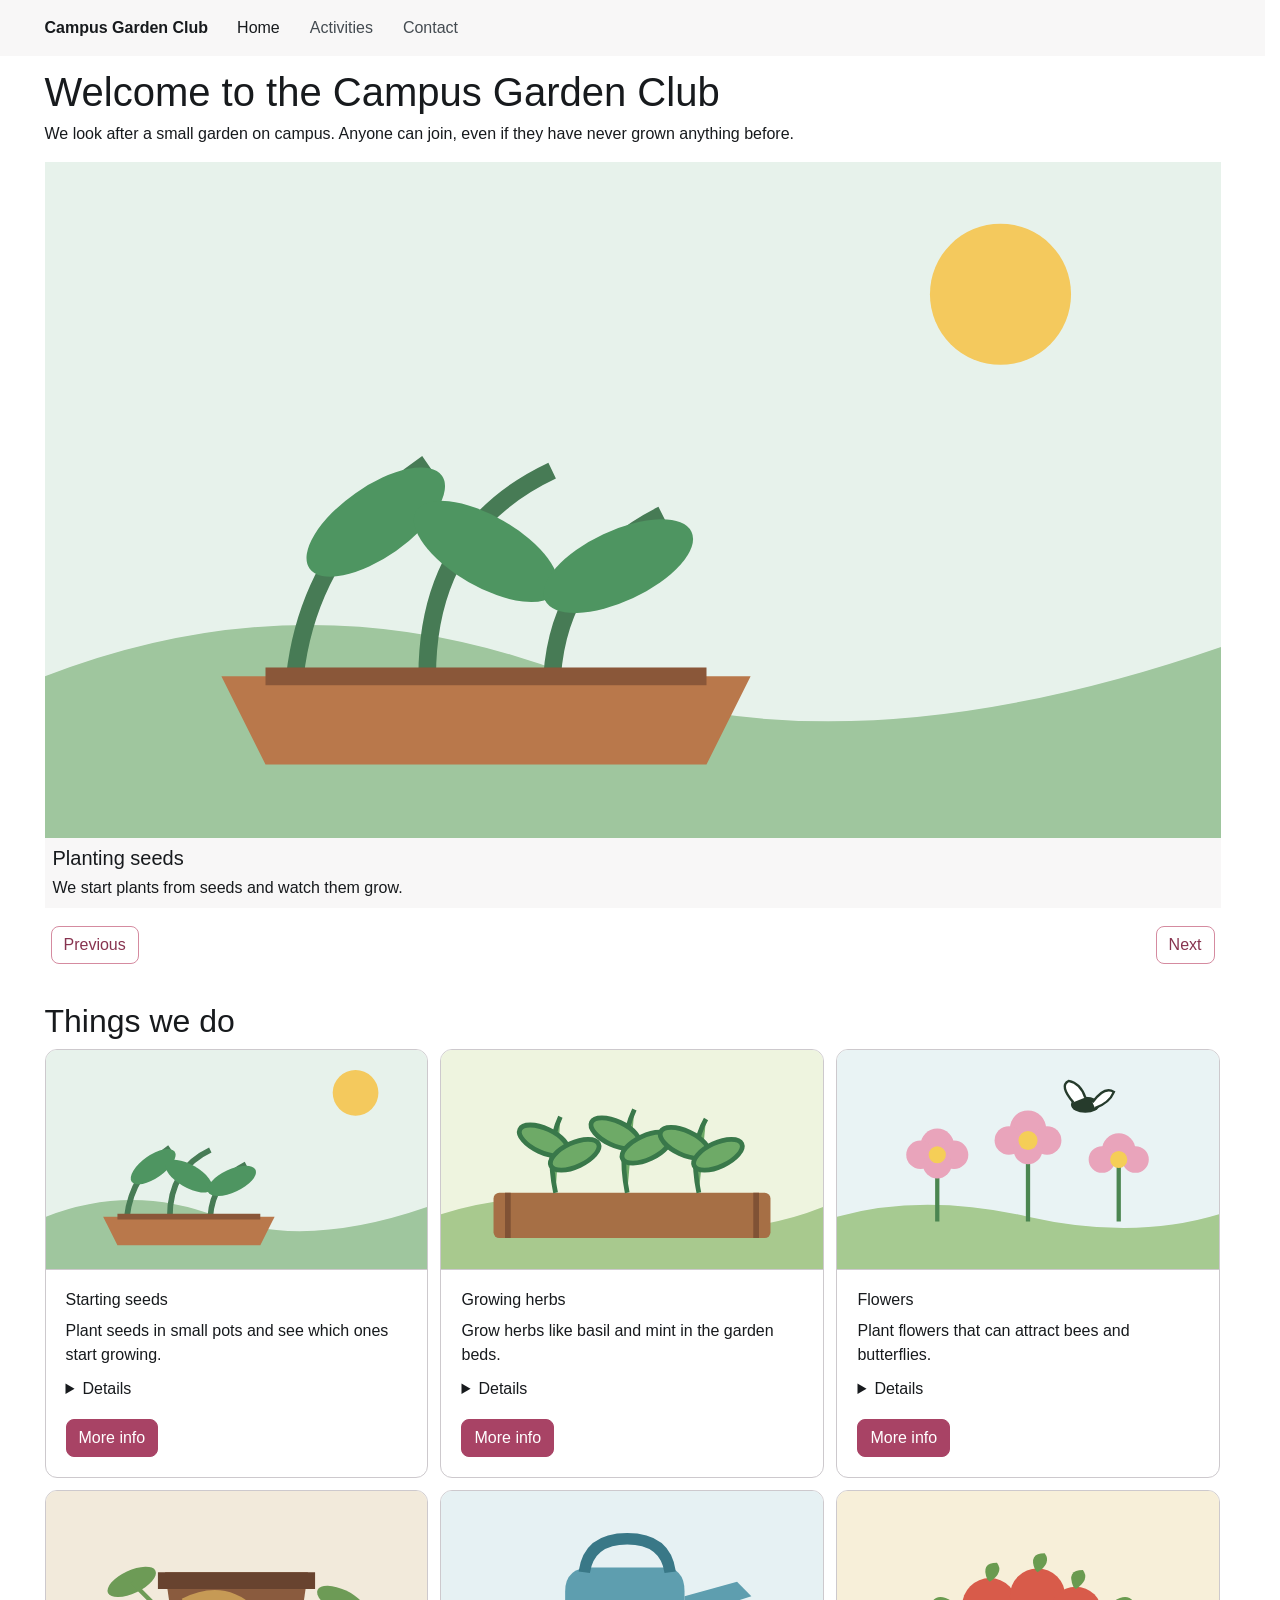
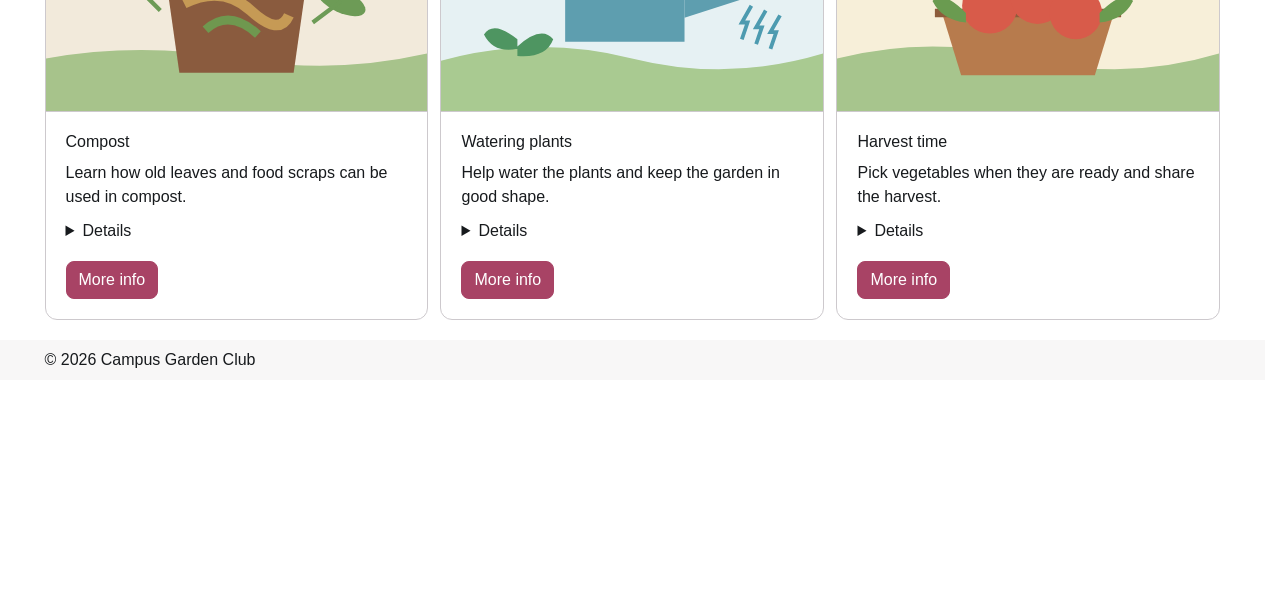
<file: index.html>
<!doctype html>
<html lang="en">
<head>
  <meta charset="utf-8">
  <meta name="viewport" content="width=device-width, initial-scale=1">
  <title>Campus Garden Club - Home</title>
  <link rel="stylesheet" href="css/bootstrap.min.css">
  <link rel="stylesheet" href="css/style.css">
</head>
<body>
  <header>
    <nav class="navbar md:navbar-expand bg-1">
      <div class="container">
        <a class="navbar-brand fw-bold" href="index.html">Campus Garden Club</a>
        <button class="navbar-toggler" type="button" data-bs-toggle="drawer" data-bs-target="#siteMenu" aria-controls="siteMenu" aria-label="Open navigation">
          <span class="navbar-toggler-icon"></span>
        </button>
        <dialog class="drawer drawer-end" id="siteMenu" aria-label="Main navigation">
          <div class="drawer-header">
            <span class="fw-bold">Menu</span>
            <button type="button" class="btn-close" data-bs-dismiss="drawer" aria-label="Close menu"></button>
          </div>
          <div class="drawer-body">
            <ul class="navbar-nav">
              <li class="nav-item"><a class="nav-link active" aria-current="page" href="index.html">Home</a></li>
              <li class="nav-item"><a class="nav-link" href="#activities">Activities</a></li>
              <li class="nav-item"><a class="nav-link" href="contact.html">Contact</a></li>
            </ul>
          </div>
        </dialog>
      </div>
    </nav>
  </header>

  <main>
    <section class="container py-4">
      <h1>Welcome to the Campus Garden Club</h1>
      <p>We look after a small garden on campus. Anyone can join, even if they have never grown anything before.</p>

<div id="gardenCarousel" class="carousel carousel-fade theme-primary my-4" aria-label="Garden club pictures">
  <div class="carousel-inner">
    <div class="carousel-item active">
      <img src="images/seedlings.svg" class="w-100" alt="Small green seedlings growing in a planter">
      <div class="p-3 bg-1">
        <h2 class="h4">Planting seeds</h2>
        <p class="mb-0">We start plants from seeds and watch them grow.</p>
      </div>
    </div>
    <div class="carousel-item">
      <img src="images/pollinators.svg" class="w-100" alt="Pink flowers growing in a garden">
      <div class="p-3 bg-1">
        <h2 class="h4">Flowers in the garden</h2>
        <p class="mb-0">Flowers give bees and other insects a place to visit.</p>
      </div>
    </div>
    <div class="carousel-item">
      <img src="images/harvest.svg" class="w-100" alt="Red tomatoes picked from a garden">
      <div class="p-3 bg-1">
        <h2 class="h4">Picking vegetables</h2>
        <p class="mb-0">At the end of the season, we pick what we have grown.</p>
      </div>
    </div>
  </div>
  <div class="d-flex justify-content-between p-2">
    <button class="btn btn-outline theme-primary" type="button" data-bs-target="#gardenCarousel" data-bs-slide="prev">Previous</button>
    <button class="btn btn-outline theme-primary" type="button" data-bs-target="#gardenCarousel" data-bs-slide="next">Next</button>
  </div>
</div>

    </section>

<section class="container py-3" id="activities">
  <h2 class="mb-3">Things we do</h2>
  <div class="row g-4">
    <div class="col-12 md:col-6 lg:col-4">
      <article class="card h-100">
        <img src="images/seedlings.svg" class="card-img-top" alt="Seedlings growing in a planter">
        <div class="card-body">
          <h3 class="card-title h5">Starting seeds</h3>
          <p class="card-text">Plant seeds in small pots and see which ones start growing.</p>
          <details><summary>Details</summary><p>We add soil, water the seeds, and check them every few days.</p></details>
          <button class="btn btn-solid theme-primary mt-3" type="button" data-bs-toggle="dialog" data-bs-target="#seedDialog">More info</button>
        </div>
      </article>
    </div>
    <div class="col-12 md:col-6 lg:col-4">
      <article class="card h-100">
        <img src="images/herbs.svg" class="card-img-top" alt="Herbs growing in a raised garden bed">
        <div class="card-body">
          <h3 class="card-title h5">Growing herbs</h3>
          <p class="card-text">Grow herbs like basil and mint in the garden beds.</p>
          <details><summary>Details</summary><p>We water the herbs and trim them when they get too big.</p></details>
          <button class="btn btn-solid theme-primary mt-3" type="button" data-bs-toggle="dialog" data-bs-target="#herbDialog">More info</button>
        </div>
      </article>
    </div>
    <div class="col-12 md:col-6 lg:col-4">
      <article class="card h-100">
        <img src="images/pollinators.svg" class="card-img-top" alt="Flowers growing in the garden">
        <div class="card-body">
          <h3 class="card-title h5">Flowers</h3>
          <p class="card-text">Plant flowers that can attract bees and butterflies.</p>
          <details><summary>Details</summary><p>We try different flowers and see which ones grow well in our space.</p></details>
          <button class="btn btn-solid theme-primary mt-3" type="button" data-bs-toggle="dialog" data-bs-target="#flowerDialog">More info</button>
        </div>
      </article>
    </div>
    <div class="col-12 md:col-6 lg:col-4">
      <article class="card h-100">
        <img src="images/compost.svg" class="card-img-top" alt="Compost bin with leaves and garden scraps">
        <div class="card-body">
          <h3 class="card-title h5">Compost</h3>
          <p class="card-text">Learn how old leaves and food scraps can be used in compost.</p>
          <details><summary>Details</summary><p>Compost can be added to soil to help plants grow.</p></details>
          <button class="btn btn-solid theme-primary mt-3" type="button" data-bs-toggle="dialog" data-bs-target="#compostDialog">More info</button>
        </div>
      </article>
    </div>
    <div class="col-12 md:col-6 lg:col-4">
      <article class="card h-100">
        <img src="images/watering.svg" class="card-img-top" alt="Watering can pouring water on a plant">
        <div class="card-body">
          <h3 class="card-title h5">Watering plants</h3>
          <p class="card-text">Help water the plants and keep the garden in good shape.</p>
          <details><summary>Details</summary><p>We check the soil first so we do not water more than needed.</p></details>
          <button class="btn btn-solid theme-primary mt-3" type="button" data-bs-toggle="dialog" data-bs-target="#waterDialog">More info</button>
        </div>
      </article>
    </div>
    <div class="col-12 md:col-6 lg:col-4">
      <article class="card h-100">
        <img src="images/harvest.svg" class="card-img-top" alt="Tomatoes collected from the garden">
        <div class="card-body">
          <h3 class="card-title h5">Harvest time</h3>
          <p class="card-text">Pick vegetables when they are ready and share the harvest.</p>
          <details><summary>Details</summary><p>We check each plant and only pick the vegetables that are ready.</p></details>
          <button class="btn btn-solid theme-primary mt-3" type="button" data-bs-toggle="dialog" data-bs-target="#harvestDialog">More info</button>
        </div>
      </article>
    </div>
  </div>
</section>

  </main>

  <footer class="bg-1 py-3 mt-4">
    <div class="container"><p class="mb-0">© 2026 Campus Garden Club</p></div>
  </footer>

<dialog class="dialog" id="seedDialog">
  <div class="dialog-header"><h2 class="dialog-title">Starting seeds</h2><button type="button" class="btn-close" data-bs-dismiss="dialog" aria-label="Close"></button></div>
  <div class="dialog-body"><p>We plant a few seeds in pots and check them as they grow.</p></div>
  <div class="dialog-footer"><button type="button" class="btn btn-solid theme-primary" data-bs-dismiss="dialog">Close</button></div>
</dialog>
<dialog class="dialog" id="herbDialog">
  <div class="dialog-header"><h2 class="dialog-title">Growing herbs</h2><button type="button" class="btn-close" data-bs-dismiss="dialog" aria-label="Close"></button></div>
  <div class="dialog-body"><p>Members can help grow and look after herbs like basil and mint.</p></div>
  <div class="dialog-footer"><button type="button" class="btn btn-solid theme-primary" data-bs-dismiss="dialog">Close</button></div>
</dialog>
<dialog class="dialog" id="flowerDialog">
  <div class="dialog-header"><h2 class="dialog-title">Flowers</h2><button type="button" class="btn-close" data-bs-dismiss="dialog" aria-label="Close"></button></div>
  <div class="dialog-body"><p>We plant flowers that make the garden more colourful and can help pollinators.</p></div>
  <div class="dialog-footer"><button type="button" class="btn btn-solid theme-primary" data-bs-dismiss="dialog">Close</button></div>
</dialog>
<dialog class="dialog" id="compostDialog">
  <div class="dialog-header"><h2 class="dialog-title">Compost</h2><button type="button" class="btn-close" data-bs-dismiss="dialog" aria-label="Close"></button></div>
  <div class="dialog-body"><p>Compost is made from things like leaves and some food scraps.</p></div>
  <div class="dialog-footer"><button type="button" class="btn btn-solid theme-primary" data-bs-dismiss="dialog">Close</button></div>
</dialog>
<dialog class="dialog" id="waterDialog">
  <div class="dialog-header"><h2 class="dialog-title">Watering plants</h2><button type="button" class="btn-close" data-bs-dismiss="dialog" aria-label="Close"></button></div>
  <div class="dialog-body"><p>Watering is a simple job that helps keep the garden healthy.</p></div>
  <div class="dialog-footer"><button type="button" class="btn btn-solid theme-primary" data-bs-dismiss="dialog">Close</button></div>
</dialog>
<dialog class="dialog" id="harvestDialog">
  <div class="dialog-header"><h2 class="dialog-title">Harvest time</h2><button type="button" class="btn-close" data-bs-dismiss="dialog" aria-label="Close"></button></div>
  <div class="dialog-body"><p>When vegetables are ready, we pick them and share what we have grown.</p></div>
  <div class="dialog-footer"><button type="button" class="btn btn-solid theme-primary" data-bs-dismiss="dialog">Close</button></div>
</dialog>

  <script type="module" src="js/bootstrap.bundle.min.js"></script>
</body>
</html>
</file>
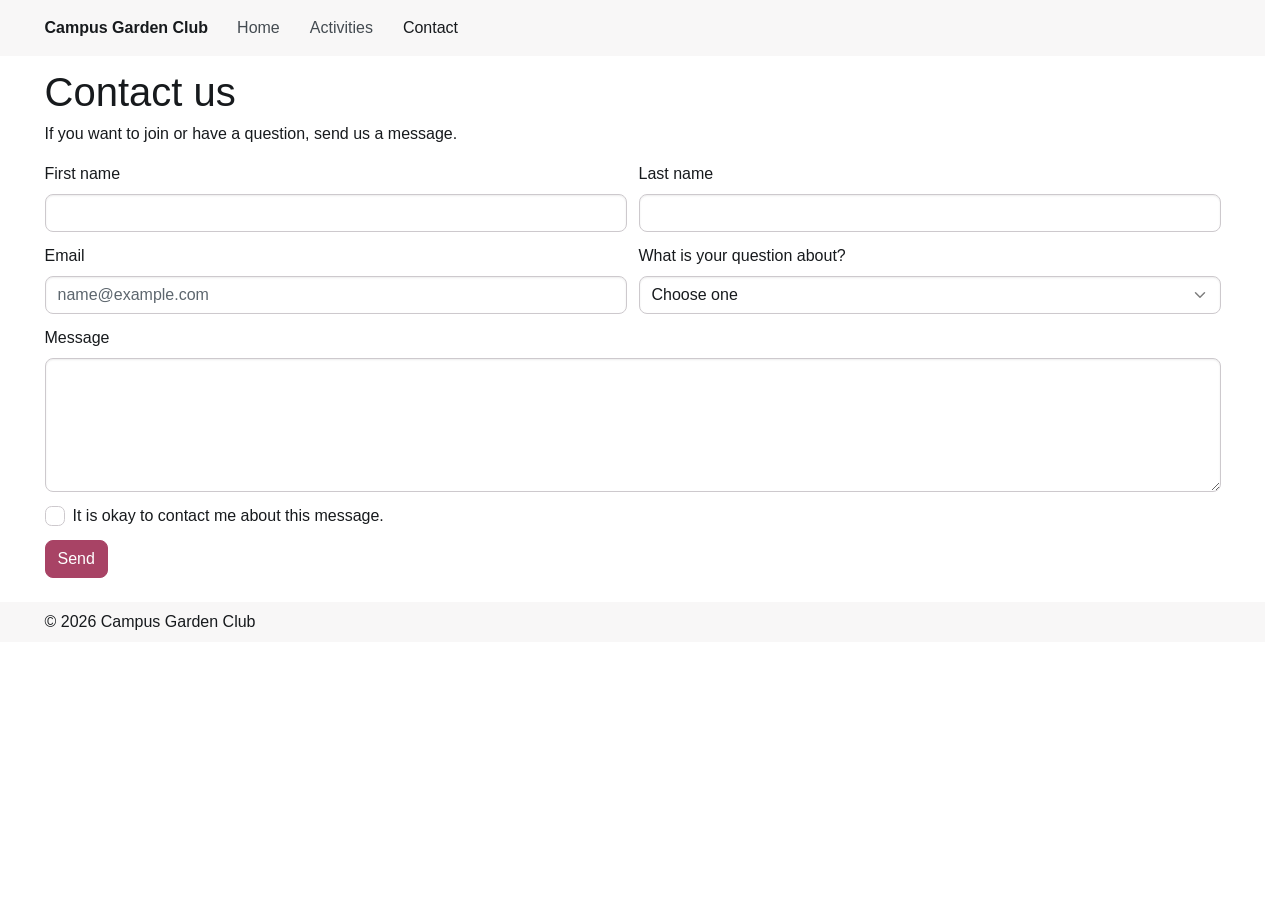
<file: contact.html>
<!doctype html>
<html lang="en">
<head>
  <meta charset="utf-8">
  <meta name="viewport" content="width=device-width, initial-scale=1">
  <title>Campus Garden Club - Contact</title>
  <link rel="stylesheet" href="css/bootstrap.min.css">
  <link rel="stylesheet" href="css/style.css">
</head>
<body>
  <header>
    <nav class="navbar md:navbar-expand bg-1">
      <div class="container">
        <a class="navbar-brand fw-bold" href="index.html">Campus Garden Club</a>
        <button class="navbar-toggler" type="button" data-bs-toggle="drawer" data-bs-target="#siteMenu" aria-controls="siteMenu" aria-label="Open navigation">
          <span class="navbar-toggler-icon"></span>
        </button>
        <dialog class="drawer drawer-end" id="siteMenu" aria-label="Main navigation">
          <div class="drawer-header">
            <span class="fw-bold">Menu</span>
            <button type="button" class="btn-close" data-bs-dismiss="drawer" aria-label="Close menu"></button>
          </div>
          <div class="drawer-body">
            <ul class="navbar-nav">
              <li class="nav-item"><a class="nav-link" href="index.html">Home</a></li>
              <li class="nav-item"><a class="nav-link" href="index.html#activities">Activities</a></li>
              <li class="nav-item"><a class="nav-link active" aria-current="page" href="contact.html">Contact</a></li>
            </ul>
          </div>
        </dialog>
      </div>
    </nav>
  </header>

<main class="container py-4">
  <h1>Contact us</h1>
  <p>If you want to join or have a question, send us a message.</p>
  <form action="#" method="get">
    <div class="row g-4">
      <div class="col-12 md:col-6">
        <div class="form-field">
          <label for="firstName">First name</label>
          <input class="form-control" type="text" id="firstName" name="firstName" required>
        </div>
      </div>
      <div class="col-12 md:col-6">
        <div class="form-field">
          <label for="lastName">Last name</label>
          <input class="form-control" type="text" id="lastName" name="lastName" required>
        </div>
      </div>
      <div class="col-12 md:col-6">
        <div class="form-field">
          <label for="email">Email</label>
          <input class="form-control" type="email" id="email" name="email" placeholder="name@example.com" required>
        </div>
      </div>
      <div class="col-12 md:col-6">
        <div class="form-field">
          <label for="interest">What is your question about?</label>
          <select class="form-control" id="interest" name="interest" required>
            <option value="">Choose one</option>
            <option value="joining">Joining the club</option>
            <option value="volunteering">Volunteering</option>
            <option value="garden">The garden</option>
          </select>
        </div>
      </div>
      <div class="col-12">
        <div class="form-field">
          <label for="message">Message</label>
          <textarea class="form-control" id="message" name="message" rows="5" required></textarea>
        </div>
      </div>
      <div class="col-12">
        <div class="form-field">
          <input class="check" type="checkbox" id="consent" name="consent" required>
          <label for="consent">It is okay to contact me about this message.</label>
        </div>
      </div>
      <div class="col-12">
        <button class="btn btn-solid theme-primary" type="submit">Send</button>
      </div>
    </div>
  </form>
</main>

  <footer class="bg-1 py-3 mt-4">
    <div class="container"><p class="mb-0">© 2026 Campus Garden Club</p></div>
  </footer>

  <script type="module" src="js/bootstrap.bundle.min.js"></script>
</body>
</html>
</file>
<file: css/style.css>
:root {
  --bs-primary-base: #a84365;
  --bs-primary-fg: #87334f;
  --bs-primary-fg-emphasis: #64243a;
  --bs-primary-bg: #a84365;
  --bs-primary-bg-subtle: #f8e8bd;
  --bs-primary-bg-muted: #f0d18a;
  --bs-primary-border: #d58ba0;
  --bs-primary-focus-ring: #e8a8ba;
  --bs-primary-contrast: #ffffff;
}
.btn-solid.theme-primary {
  --bs-btn-bg: #a84365;
  --bs-btn-color: #ffffff;
  --bs-btn-border-color: #a84365;
}
</file>
